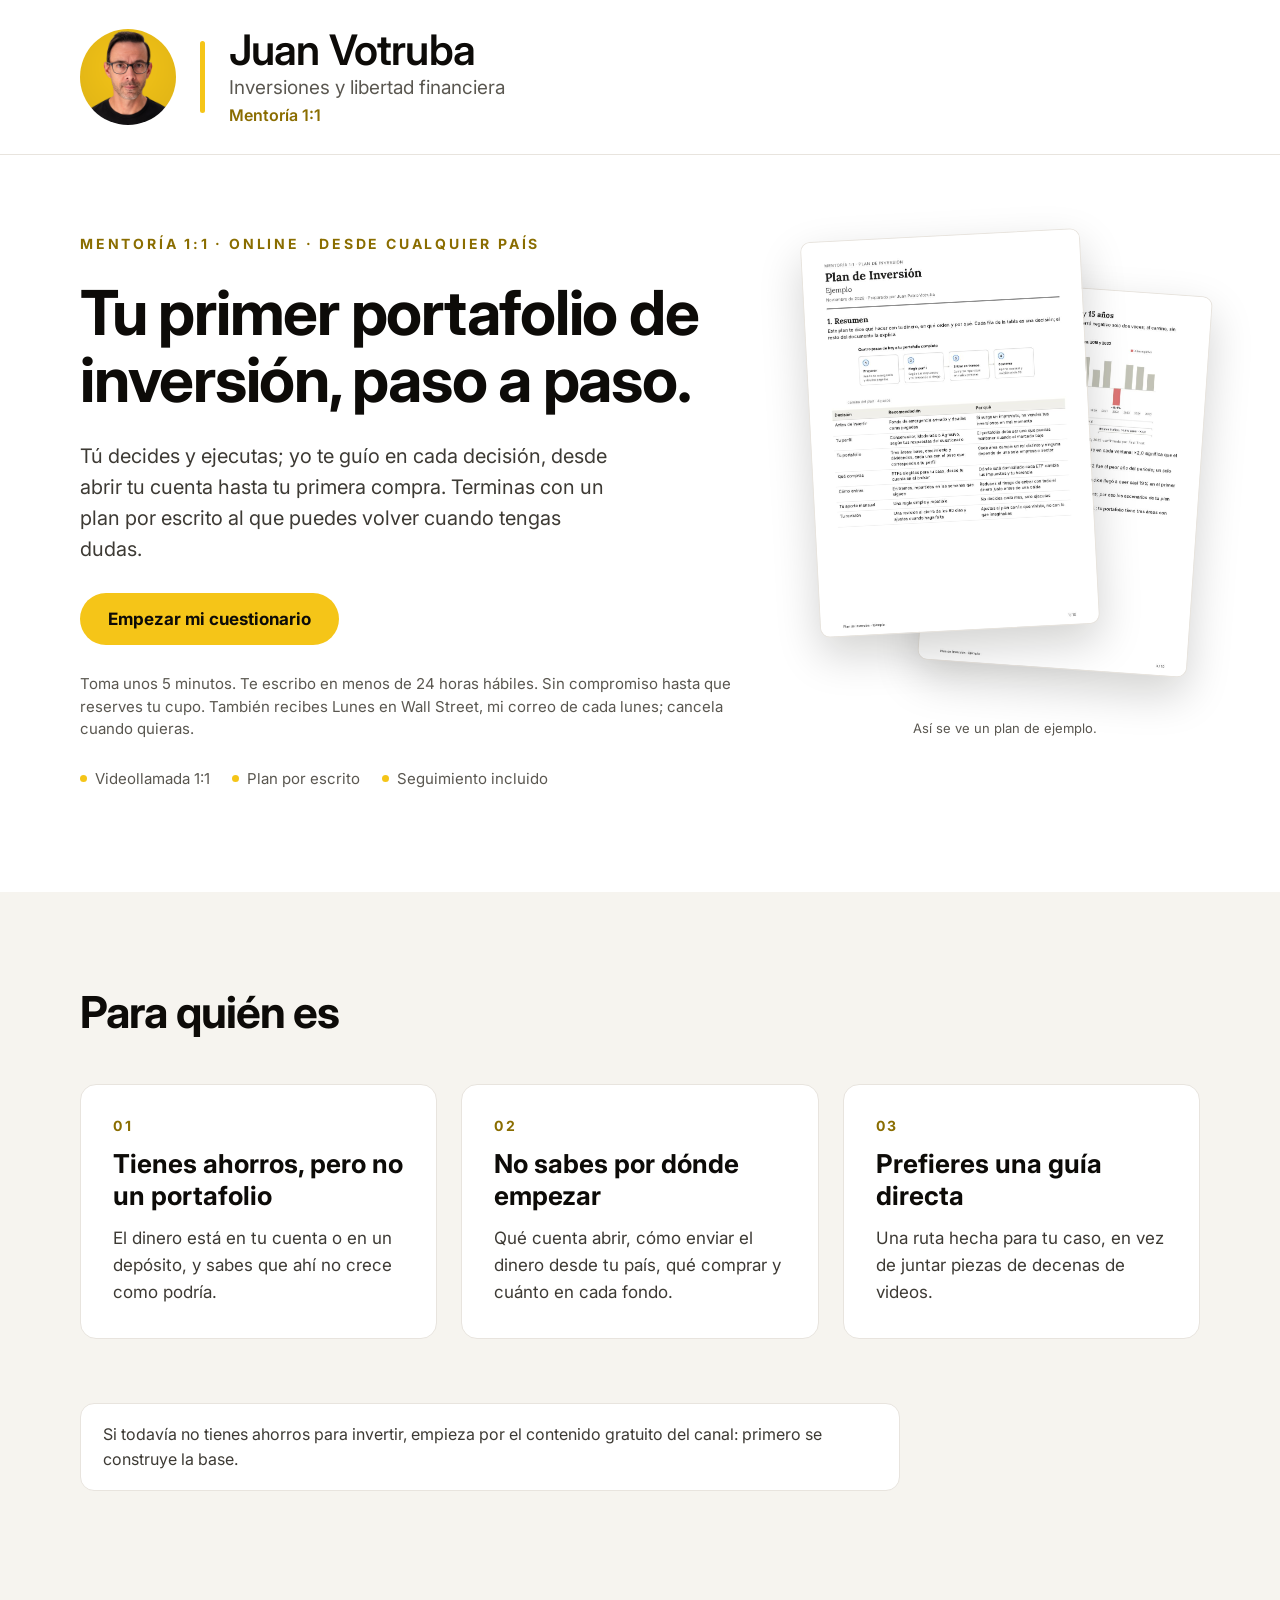
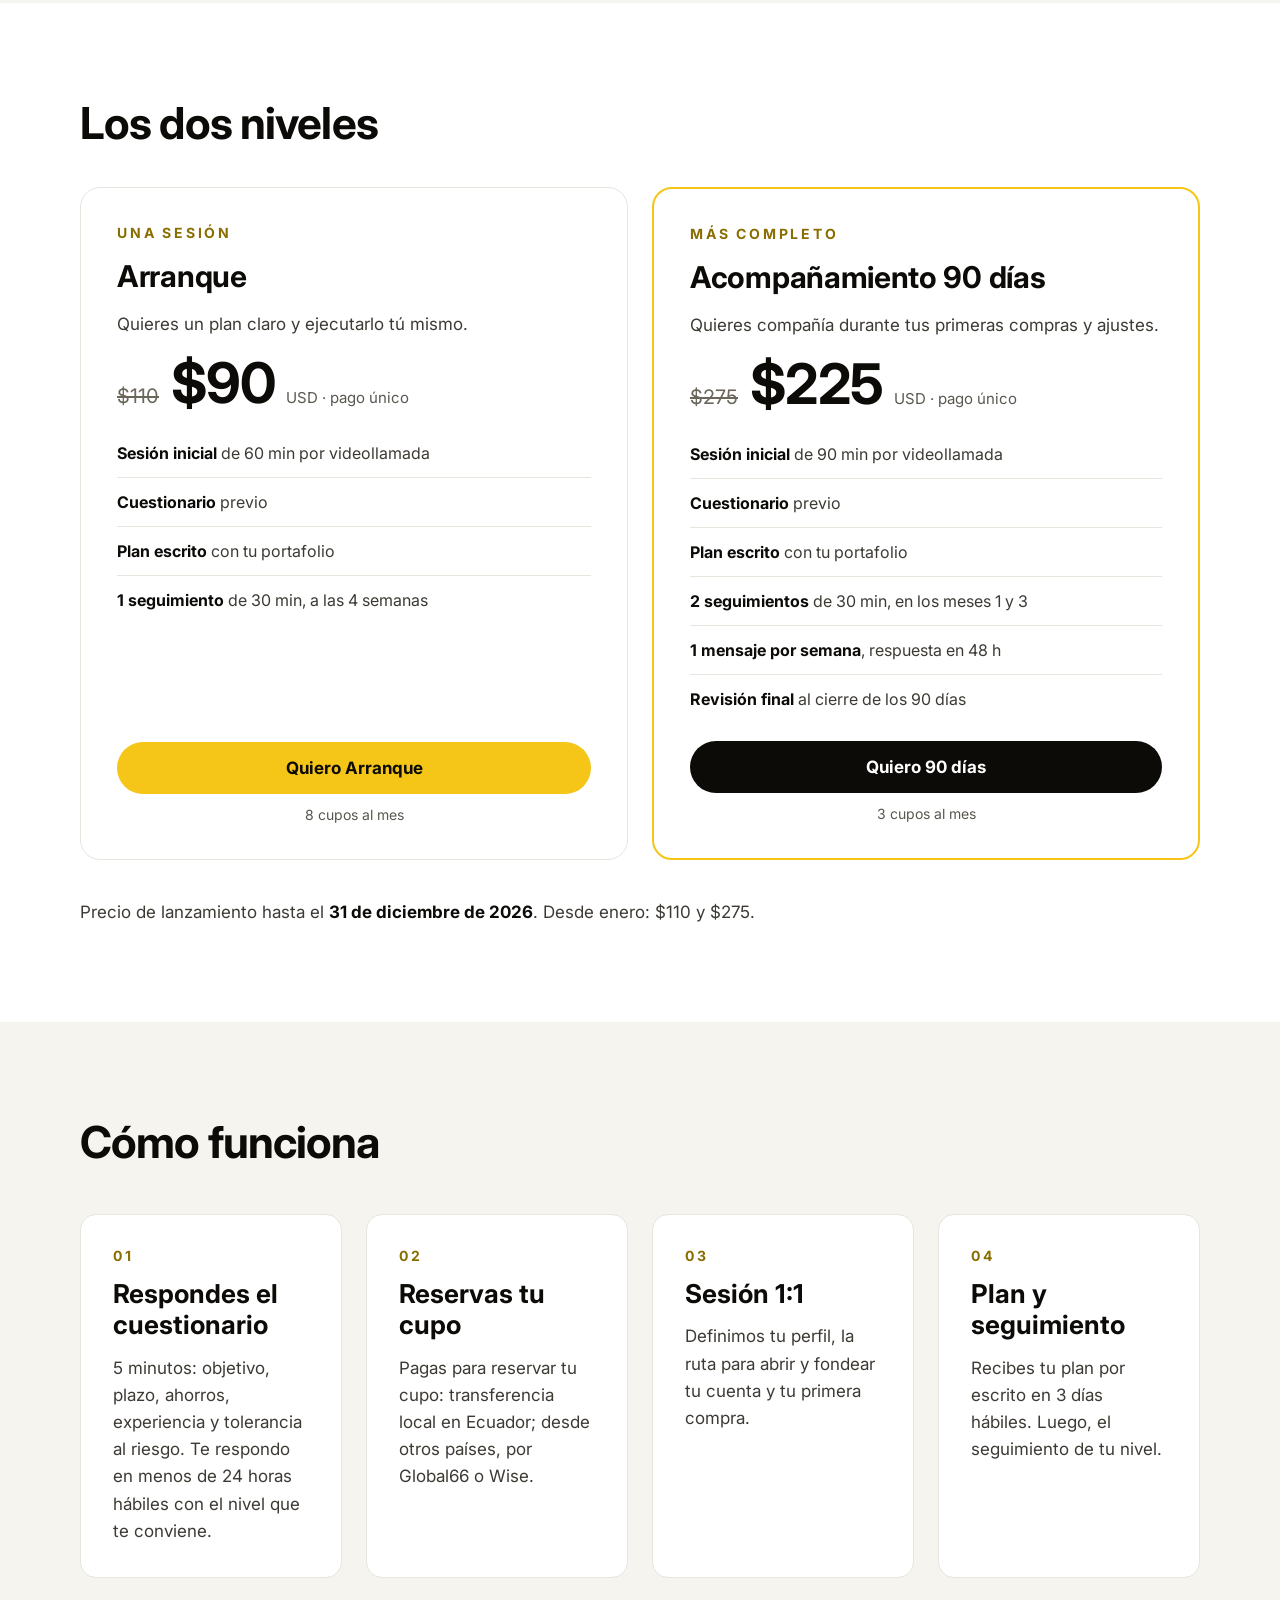
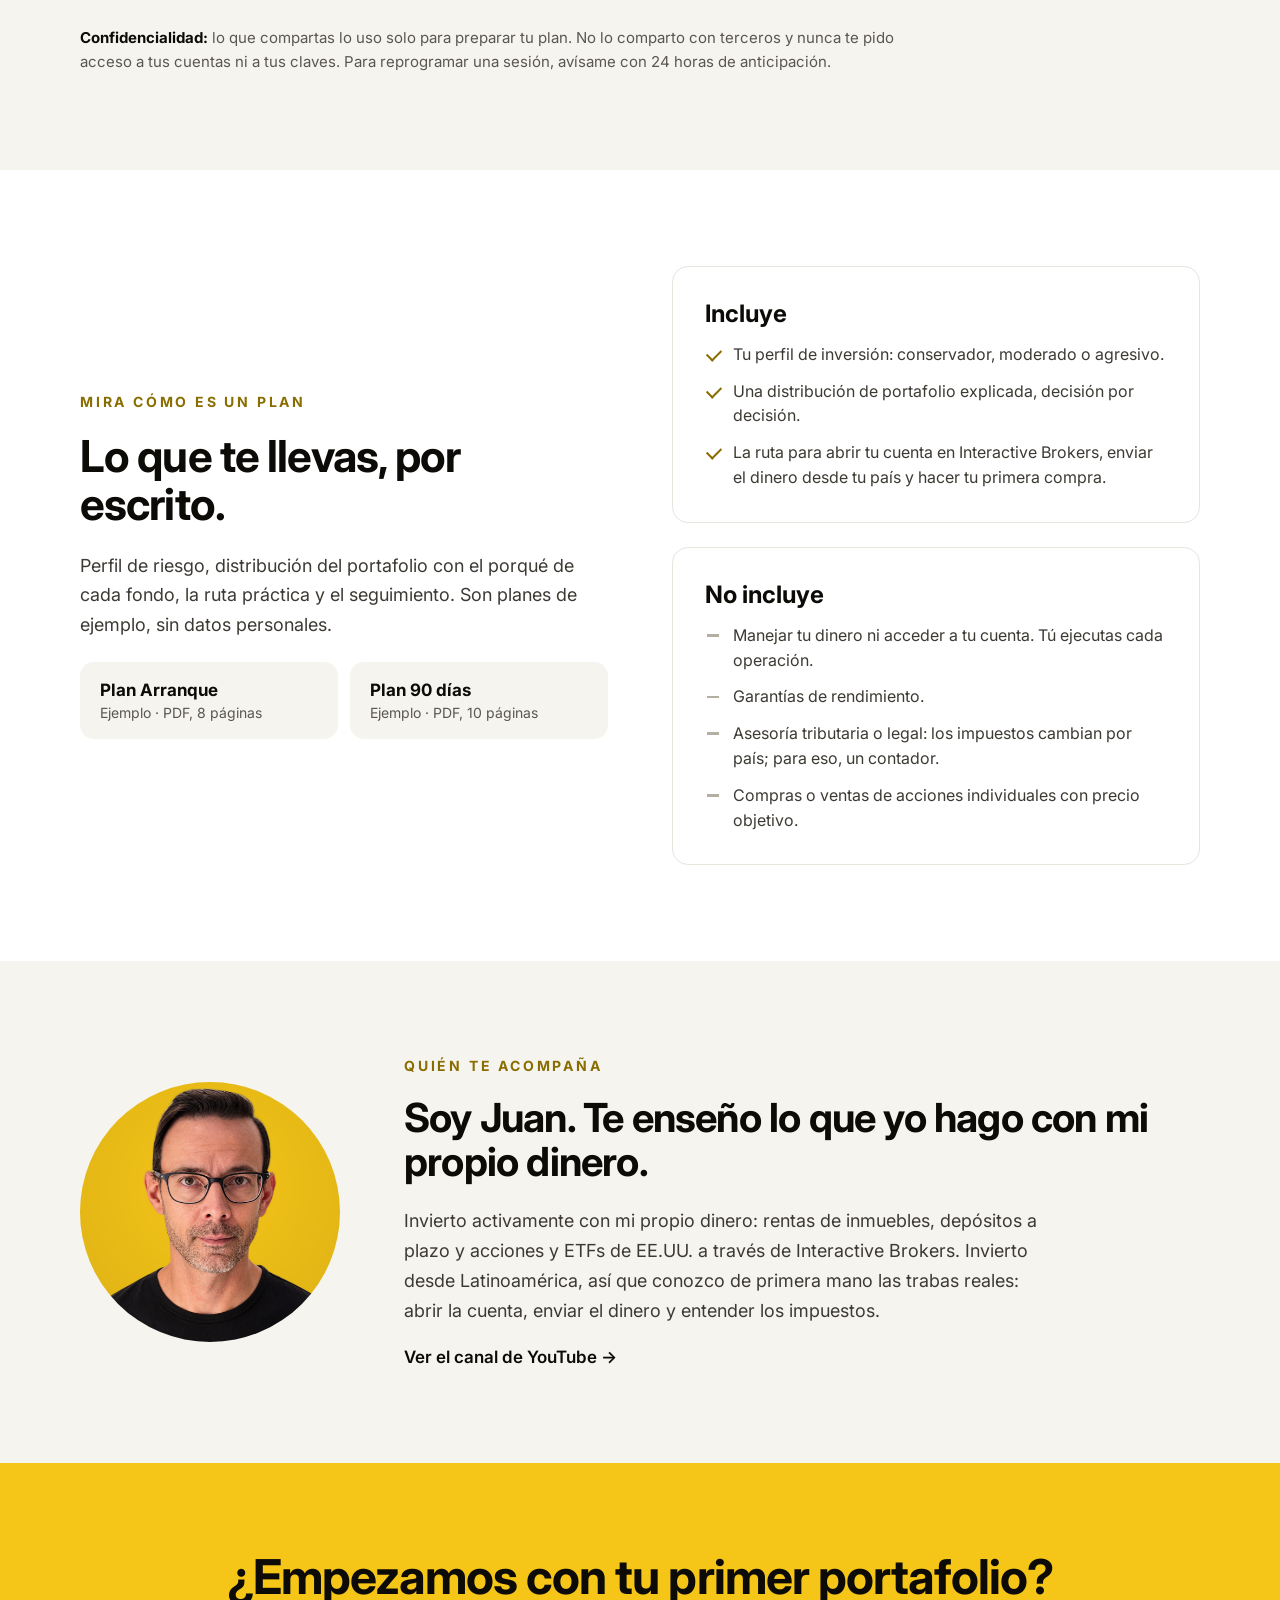
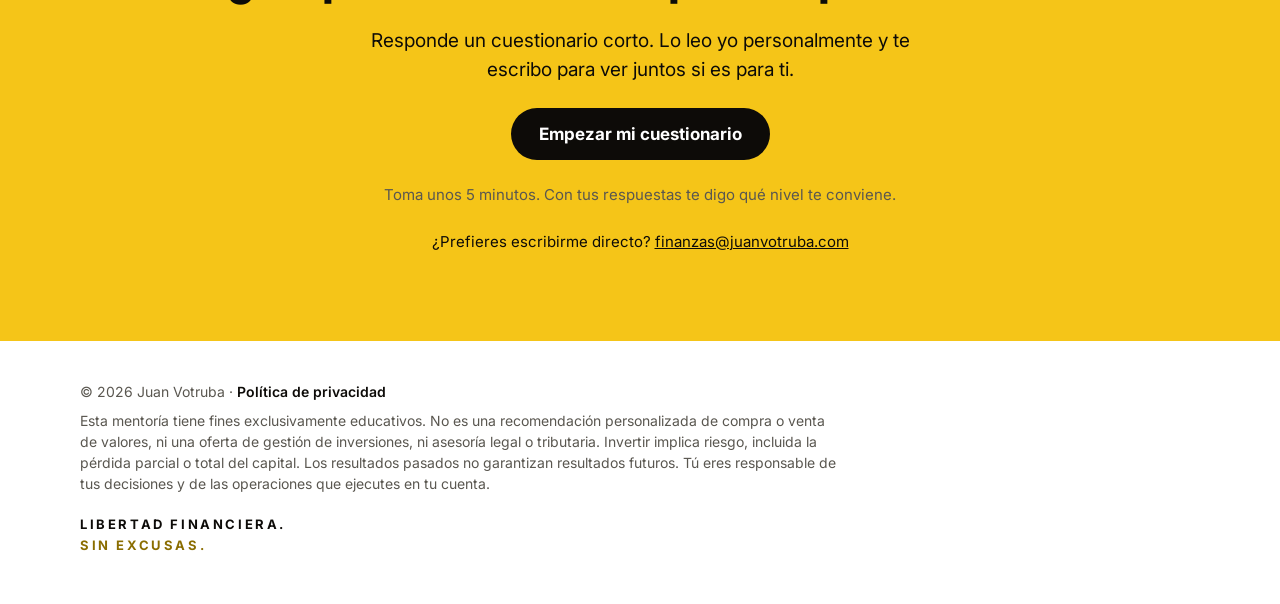
<file: index.html>
<!doctype html>
<html lang="es">
<head>
<meta charset="utf-8">
<meta name="viewport" content="width=device-width, initial-scale=1">
<title>Mentoría 1:1: tu primer portafolio de inversión · Juan Votruba</title>
<meta name="description" content="Mentoría individual y online para armar tu primer portafolio de inversión, paso a paso. Tú decides y ejecutas; yo te guío en cada decisión.">
<meta property="og:type" content="website">
<meta property="og:title" content="Mentoría 1:1: tu primer portafolio de inversión">
<meta property="og:description" content="Arma tu primer portafolio paso a paso, con guía personalizada y un plan por escrito. Online, desde cualquier país.">
<meta property="og:url" content="https://mentoria.juanvotruba.com/">
<meta property="og:image" content="https://mentoria.juanvotruba.com/avatar.png">
<link rel="icon" href="avatar.png">
<link rel="preconnect" href="https://fonts.googleapis.com">
<link rel="preconnect" href="https://fonts.gstatic.com" crossorigin>
<link href="https://fonts.googleapis.com/css2?family=Inter:wght@400;600;700&display=swap" rel="stylesheet">
<link rel="stylesheet" href="styles.css">
<style>.cta .btn-q{background:var(--ink);color:#fff;align-self:center}.cta .btn-q:hover{color:#fff}@media (max-width:860px){.cta .btn-q{align-self:flex-start}}</style>
</head>
<body>

<header class="top">
<div class="wrap">
<div class="avatar"><img src="avatar.png" alt="Juan Votruba" width="96" height="96"></div>
<div class="bar"></div>
<div class="brand">
<b>Juan Votruba</b>
<span>Inversiones y libertad financiera</span>
<i>Mentoría 1:1</i>
</div>
</div>
</header>

<main>
<section class="hero">
<div class="wrap">
<div class="hero-l">
<div class="eyebrow">Mentoría 1:1 · Online · Desde cualquier país</div>
<h1>Tu primer portafolio de inversión, paso a paso.</h1>
<p class="lead">Tú decides y ejecutas; yo te guío en cada decisión, desde abrir tu cuenta hasta tu primera compra. Terminas con un plan por escrito al que puedes volver cuando tengas dudas.</p>

<a class="btn btn-q" href="cuestionario/">Empezar mi cuestionario</a>
<div class="micro">Toma unos 5 minutos. Te escribo en menos de 24 horas hábiles. Sin compromiso hasta que reserves tu cupo. También recibes Lunes en Wall Street, mi correo de cada lunes; cancela cuando quieras.</div>
<div class="facts"><span>Videollamada 1:1</span><span>Plan por escrito</span><span>Seguimiento incluido</span></div>
</div>

<div class="hero-r">
<div class="pdf" aria-hidden="true">
<img class="sheet back" src="plan-pagina.jpg" alt="" width="620" height="877">
<img class="sheet front" src="plan-portada.jpg" alt="" width="620" height="877">
</div>
<div class="cap">Así se ve un plan de ejemplo.</div>
</div>
</div>
</section>

<section class="band-c">
<div class="wrap">
<h2>Para quién es</h2>
<div class="cards">
<div class="cardx"><small>01</small><h3>Tienes ahorros, pero no un portafolio</h3><p>El dinero está en tu cuenta o en un depósito, y sabes que ahí no crece como podría.</p></div>
<div class="cardx"><small>02</small><h3>No sabes por dónde empezar</h3><p>Qué cuenta abrir, cómo enviar el dinero desde tu país, qué comprar y cuánto en cada fondo.</p></div>
<div class="cardx"><small>03</small><h3>Prefieres una guía directa</h3><p>Una ruta hecha para tu caso, en vez de juntar piezas de decenas de videos.</p></div>
</div>
<p class="note">Si todavía no tienes ahorros para invertir, empieza por el contenido gratuito del canal: primero se construye la base.</p>
</div>
</section>

<section id="niveles" class="tiers">
<div class="wrap">
<h2>Los dos niveles</h2>
<div class="plans">
<div class="plan">
<small>Una sesión</small>
<h3>Arranque</h3>
<p class="for">Quieres un plan claro y ejecutarlo tú mismo.</p>
<div class="price"><s>$110</s><b>$90</b><span>USD · pago único</span></div>
<ul>
<li><b>Sesión inicial</b> de 60 min por videollamada</li>
<li><b>Cuestionario</b> previo</li>
<li><b>Plan escrito</b> con tu portafolio</li>
<li><b>1 seguimiento</b> de 30 min, a las 4 semanas</li>
</ul>
<a class="btn" href="cuestionario/?nivel=arranque">Quiero Arranque</a>
<p class="slots">8 cupos al mes</p>
</div>
<div class="plan main">
<small>Más completo</small>
<h3>Acompañamiento 90 días</h3>
<p class="for">Quieres compañía durante tus primeras compras y ajustes.</p>
<div class="price"><s>$275</s><b>$225</b><span>USD · pago único</span></div>
<ul>
<li><b>Sesión inicial</b> de 90 min por videollamada</li>
<li><b>Cuestionario</b> previo</li>
<li><b>Plan escrito</b> con tu portafolio</li>
<li><b>2 seguimientos</b> de 30 min, en los meses 1 y 3</li>
<li><b>1 mensaje por semana</b>, respuesta en 48 h</li>
<li><b>Revisión final</b> al cierre de los 90 días</li>
</ul>
<a class="btn" href="cuestionario/?nivel=90">Quiero 90 días</a>
<p class="slots">3 cupos al mes</p>
</div>
</div>
<p class="deadline">Precio de lanzamiento hasta el <b>31 de diciembre de 2026</b>. Desde enero: $110 y $275.</p>
</div>
</section>

<section class="band-c">
<div class="wrap">
<h2>Cómo funciona</h2>
<div class="flow">
<div class="cardx"><small>01</small><h3>Respondes el cuestionario</h3><p>5 minutos: objetivo, plazo, ahorros, experiencia y tolerancia al riesgo. Te respondo en menos de 24 horas hábiles con el nivel que te conviene.</p></div>
<div class="cardx"><small>02</small><h3>Reservas tu cupo</h3><p>Pagas para reservar tu cupo: transferencia local en Ecuador; desde otros países, por Global66 o Wise.</p></div>
<div class="cardx"><small>03</small><h3>Sesión 1:1</h3><p>Definimos tu perfil, la ruta para abrir y fondear tu cuenta y tu primera compra.</p></div>
<div class="cardx"><small>04</small><h3>Plan y seguimiento</h3><p>Recibes tu plan por escrito en 3 días hábiles. Luego, el seguimiento de tu nivel.</p></div>
</div>
<p class="small"><b>Confidencialidad:</b> lo que compartas lo uso solo para preparar tu plan. No lo comparto con terceros y nunca te pido acceso a tus cuentas ni a tus claves. Para reprogramar una sesión, avísame con 24 horas de anticipación.</p>
</div>
</section>

<section class="proof">
<div class="wrap">
<div class="proof-t">
<div class="eyebrow">Mira cómo es un plan</div>
<h2>Lo que te llevas, por escrito.</h2>
<p>Perfil de riesgo, distribución del portafolio con el porqué de cada fondo, la ruta práctica y el seguimiento. Son planes de ejemplo, sin datos personales.</p>
<div class="dl">
<a href="plan-ejemplo-arranque.pdf" download><b>Plan Arranque</b><span>Ejemplo · PDF, 8 páginas</span></a>
<a href="plan-ejemplo-90-dias.pdf" download><b>Plan 90 días</b><span>Ejemplo · PDF, 10 páginas</span></a>
</div>
</div>
<div class="cols" style="flex:1 1 440px">
<div class="col">
<h3>Incluye</h3>
<ul>
<li>Tu perfil de inversión: conservador, moderado o agresivo.</li>
<li>Una distribución de portafolio explicada, decisión por decisión.</li>
<li>La ruta para abrir tu cuenta en Interactive Brokers, enviar el dinero desde tu país y hacer tu primera compra.</li>
</ul>
</div>
<div class="col no">
<h3>No incluye</h3>
<ul>
<li>Manejar tu dinero ni acceder a tu cuenta. Tú ejecutas cada operación.</li>
<li>Garantías de rendimiento.</li>
<li>Asesoría tributaria o legal: los impuestos cambian por país; para eso, un contador.</li>
<li>Compras o ventas de acciones individuales con precio objetivo.</li>
</ul>
</div>
</div>
</div>
</section>

<section class="about cream">
<div class="wrap">
<div class="avatar"><img src="avatar.png" alt="Juan Votruba" width="260" height="260" loading="lazy"></div>
<div class="about-t">
<div class="eyebrow">Quién te acompaña</div>
<h2>Soy Juan. Te enseño lo que yo hago con mi propio dinero.</h2>
<p>Invierto activamente con mi propio dinero: rentas de inmuebles, depósitos a plazo y acciones y ETFs de EE.UU. a través de Interactive Brokers. Invierto desde Latinoamérica, así que conozco de primera mano las trabas reales: abrir la cuenta, enviar el dinero y entender los impuestos.</p>
<a class="lnk" href="https://www.youtube.com/@juanvotruba">Ver el canal de YouTube →</a>
</div>
</div>
</section>

<section class="cta" id="empezar">
<div class="wrap">
<h2>¿Empezamos con tu primer portafolio?</h2>
<p>Responde un cuestionario corto. Lo leo yo personalmente y te escribo para ver juntos si es para ti.</p>
<a class="btn btn-q" href="cuestionario/">Empezar mi cuestionario</a>
<div class="micro">Toma unos 5 minutos. Con tus respuestas te digo qué nivel te conviene.</div>
<p style="font-size:15px">¿Prefieres escribirme directo? <a href="mailto:finanzas@juanvotruba.com?subject=Mentor%C3%ADa%201%3A1">finanzas@juanvotruba.com</a></p>
</div>
</section>
</main>

<footer class="foot">
<div class="wrap">
<div class="l">
<div>© 2026 Juan Votruba · <a href="privacidad.html">Política de privacidad</a></div>
<div>Esta mentoría tiene fines exclusivamente educativos. No es una recomendación personalizada de compra o venta de valores, ni una oferta de gestión de inversiones, ni asesoría legal o tributaria. Invertir implica riesgo, incluida la pérdida parcial o total del capital. Los resultados pasados no garantizan resultados futuros. Tú eres responsable de tus decisiones y de las operaciones que ejecutes en tu cuenta.</div>
</div>
<div class="tag">LIBERTAD FINANCIERA.<br><span>SIN EXCUSAS.</span></div>
</div>
</footer>

</body>
</html>
</file>
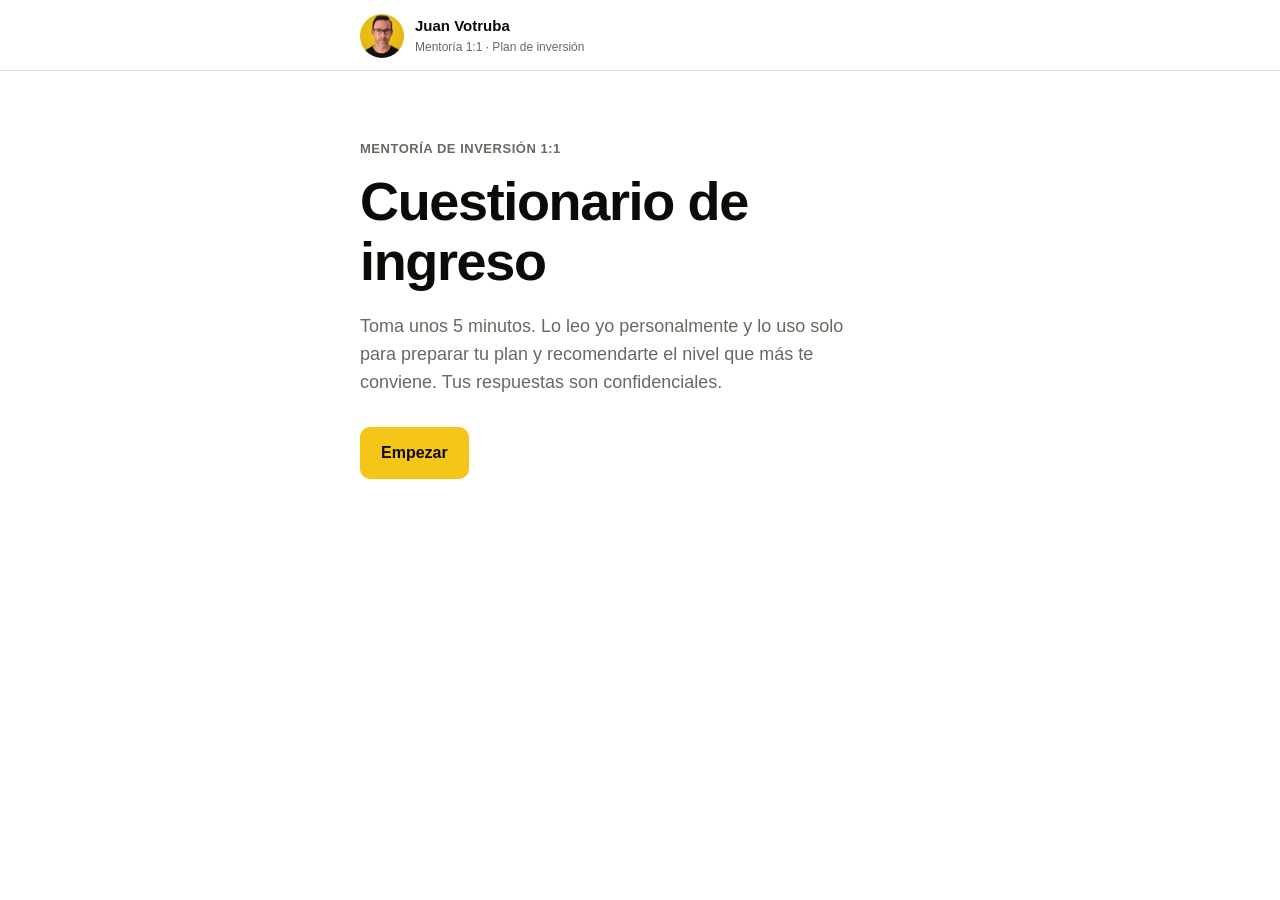
<file: cuestionario/index.html>
<!doctype html>
<html lang="es">
<head>
  <meta charset="utf-8">
  <meta name="viewport" content="width=device-width, initial-scale=1">
  <meta name="description" content="Cuestionario de ingreso a la mentoría de inversión 1:1 de Juan Votruba">
  <title>Cuestionario de ingreso · Juan Votruba</title>
  <link rel="stylesheet" href="styles.css">
</head>
<body>
  <header class="site-header">
    <div class="brand">
      <img src="../avatar.png" alt="Juan Votruba" class="avatar">
      <div>
        <strong>Juan Votruba</strong>
        <span>Mentoría 1:1 · Plan de inversión</span>
      </div>
    </div>

    <div id="progress-area" class="progress-area" hidden>
      <div class="progress-meta">
        <span id="progress-label">Pregunta 1 de 1</span>
      </div>
      <div class="progress-track" aria-hidden="true">
        <div id="progress-bar" class="progress-bar"></div>
      </div>
    </div>
  </header>

  <main class="page-shell">
    <section id="start-screen" class="screen intro-screen">
      <p class="eyebrow">Mentoría de inversión 1:1</p>
      <h1>Cuestionario de ingreso</h1>
      <p class="lead">
        Toma unos 5 minutos. Lo leo yo personalmente y lo uso solo para preparar tu plan
        y recomendarte el nivel que más te conviene. Tus respuestas son confidenciales.
      </p>
      <button id="start-button" class="button button-primary" type="button">Empezar</button>
    </section>

    <section id="question-screen" class="screen" hidden>
      <form id="question-form" novalidate>
        <div id="question-content"></div>

        <div id="form-error" class="form-error" role="alert" hidden></div>

        <div class="navigation">
          <button id="back-button" class="button button-secondary" type="button" hidden>
            Atrás
          </button>
          <button id="next-button" class="button button-primary" type="submit">
            Siguiente
          </button>
        </div>
      </form>
    </section>

    <section id="final-screen" class="screen" hidden>
      <div id="final-content"></div>
      <a class="button button-secondary back-to-mentoria" href="https://mentoria.juanvotruba.com/">
        Volver a la página de mentoría
      </a>
    </section>

    <section id="resume-screen" class="resume-card" hidden aria-labelledby="resume-title">
      <h2 id="resume-title">¿Quieres continuar donde lo dejaste?</h2>
      <p>Encontré respuestas guardadas en este dispositivo.</p>
      <div class="resume-actions">
        <button id="resume-button" class="button button-primary" type="button">
          Continuar
        </button>
        <button id="restart-button" class="button button-secondary" type="button">
          Empezar de nuevo
        </button>
      </div>
    </section>
  </main>

  <div class="honeypot" aria-hidden="true">
    <label for="website">No rellenar este campo</label>
    <input id="website" name="website" type="text" tabindex="-1" autocomplete="off">
  </div>

  <script src="app.js"></script>
</body>
</html>
</file>
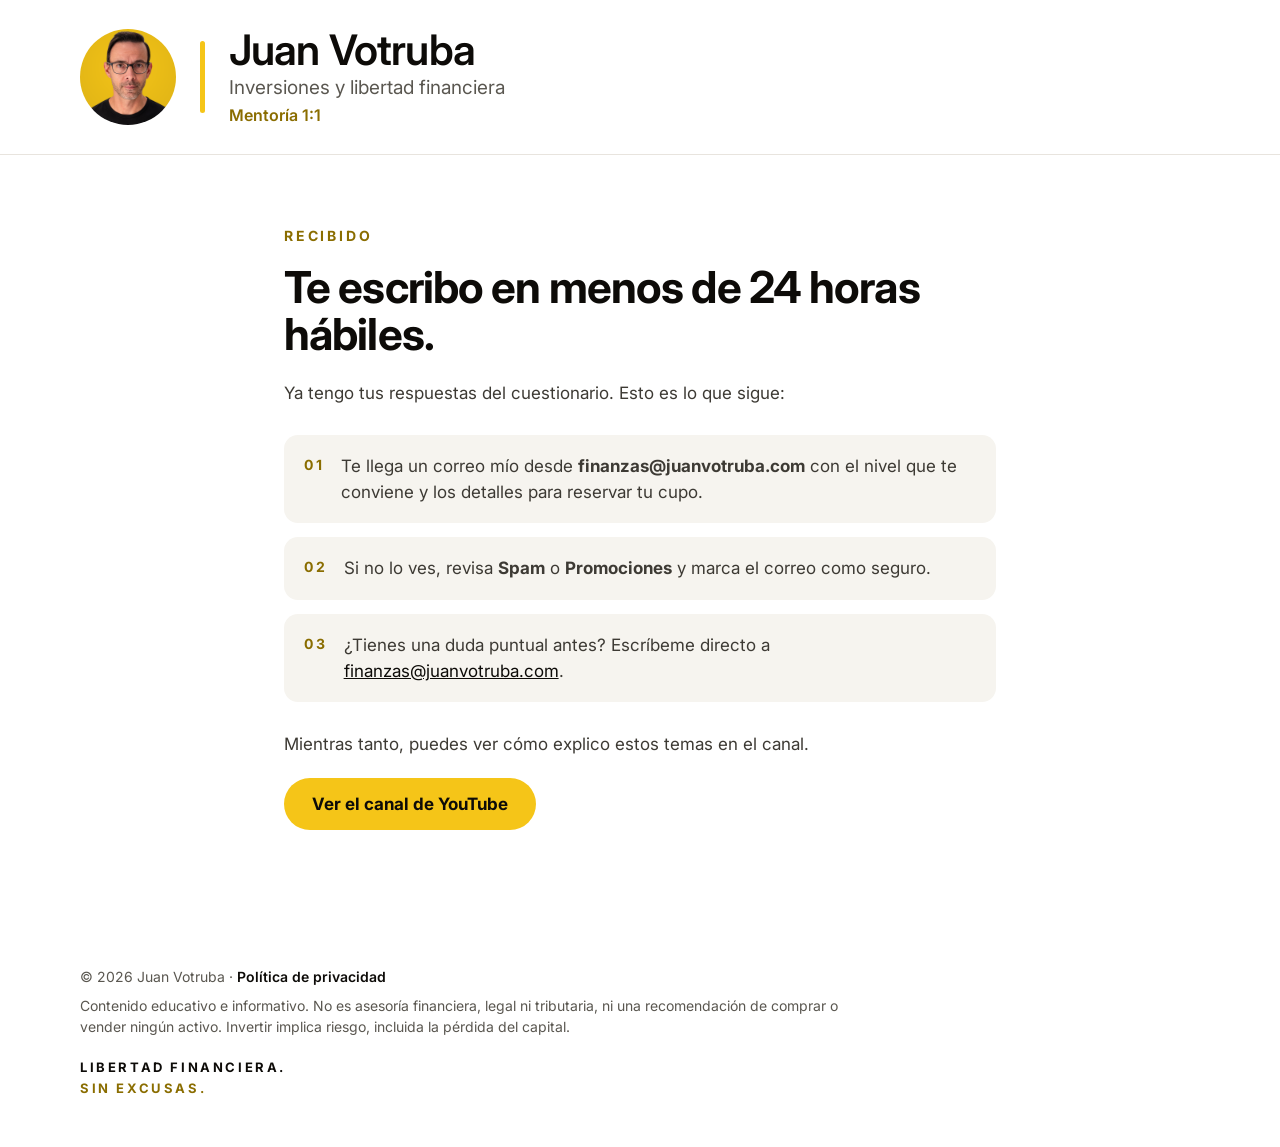
<file: gracias.html>
<!doctype html>
<html lang="es">
<head>
<meta charset="utf-8">
<meta name="viewport" content="width=device-width, initial-scale=1">
<meta name="robots" content="noindex">
<title>Recibido · Mentoría 1:1 · Juan Votruba</title>
<link rel="icon" href="avatar.png">
<link rel="preconnect" href="https://fonts.googleapis.com">
<link rel="preconnect" href="https://fonts.gstatic.com" crossorigin>
<link href="https://fonts.googleapis.com/css2?family=Inter:wght@400;600;700&display=swap" rel="stylesheet">
<link rel="stylesheet" href="styles.css">
</head>
<body>
<header class="top">
<div class="wrap">
<div class="avatar"><img src="avatar.png" alt="Juan Votruba" width="96" height="96"></div>
<div class="bar"></div>
<div class="brand"><b>Juan Votruba</b><span>Inversiones y libertad financiera</span><i>Mentoría 1:1</i></div>
</div>
</header>
<main class="page">
<div class="eyebrow">Recibido</div>
<h1>Te escribo en menos de 24 horas hábiles.</h1>
<p>Ya tengo tus respuestas del cuestionario. Esto es lo que sigue:</p>
<div class="steps">
<div class="step"><small>01</small><p>Te llega un correo mío desde <strong>finanzas@juanvotruba.com</strong> con el nivel que te conviene y los detalles para reservar tu cupo.</p></div>
<div class="step"><small>02</small><p>Si no lo ves, revisa <strong>Spam</strong> o <strong>Promociones</strong> y marca el correo como seguro.</p></div>
<div class="step"><small>03</small><p>¿Tienes una duda puntual antes? Escríbeme directo a <a href="mailto:finanzas@juanvotruba.com?subject=Mentor%C3%ADa%201%3A1">finanzas@juanvotruba.com</a>.</p></div>
</div>
<p>Mientras tanto, puedes ver cómo explico estos temas en el canal.</p>
<a class="btn" href="https://www.youtube.com/@juanvotruba">Ver el canal de YouTube</a>
</main>
<footer class="foot">
<div class="wrap">
<div class="l">
<div>© 2026 Juan Votruba · <a href="privacidad.html">Política de privacidad</a></div>
<div>Contenido educativo e informativo. No es asesoría financiera, legal ni tributaria, ni una recomendación de comprar o vender ningún activo. Invertir implica riesgo, incluida la pérdida del capital.</div>
</div>
<div class="tag">LIBERTAD FINANCIERA.<br><span>SIN EXCUSAS.</span></div>
</div>
</footer>
</body>
</html>
</file>
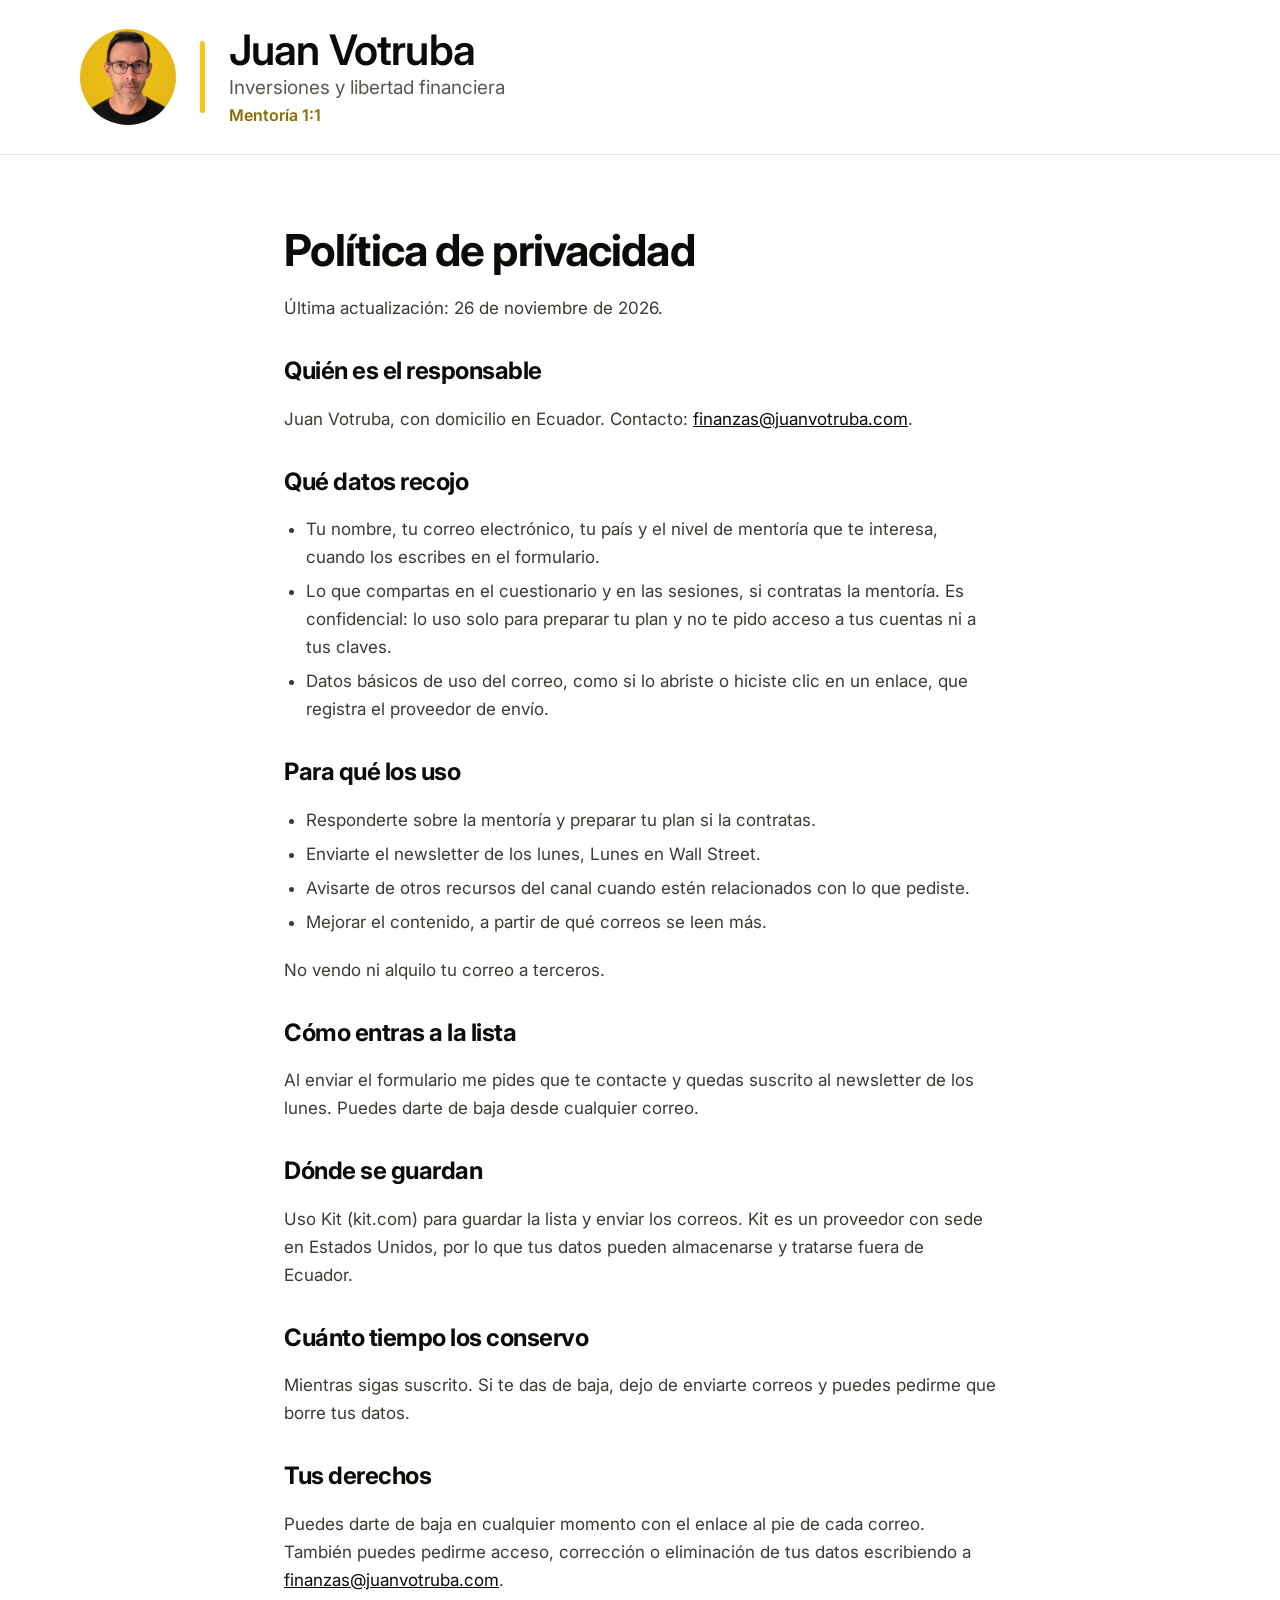
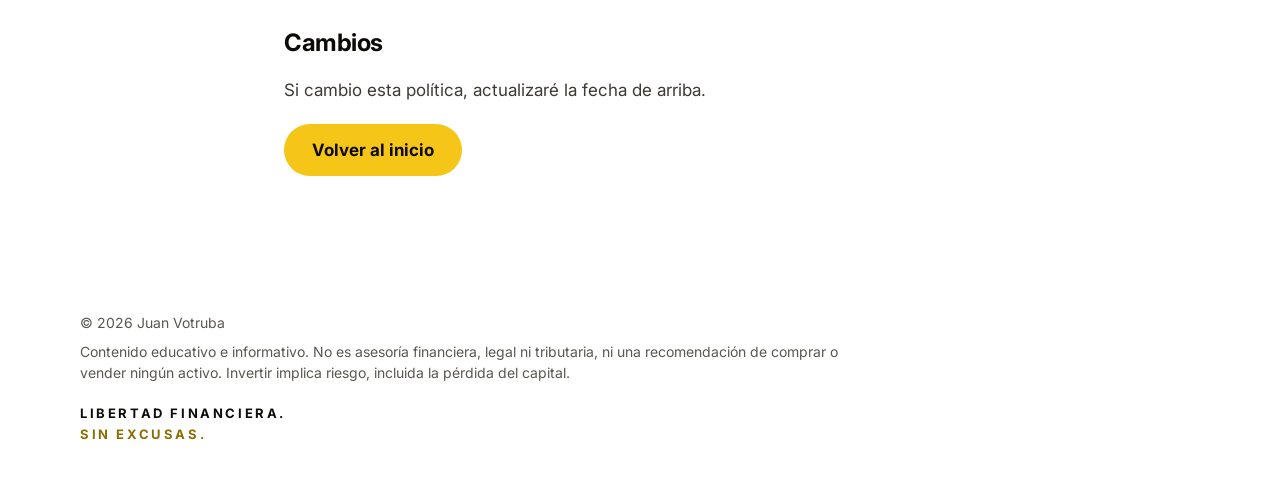
<file: privacidad.html>
<!doctype html>
<html lang="es">
<head>
<meta charset="utf-8">
<meta name="viewport" content="width=device-width, initial-scale=1">
<title>Política de privacidad · Juan Votruba</title>
<link rel="icon" href="avatar.png">
<link rel="preconnect" href="https://fonts.googleapis.com">
<link rel="preconnect" href="https://fonts.gstatic.com" crossorigin>
<link href="https://fonts.googleapis.com/css2?family=Inter:wght@400;600;700&display=swap" rel="stylesheet">
<link rel="stylesheet" href="styles.css">
</head>
<body>
<header class="top">
<div class="wrap">
<div class="avatar"><img src="avatar.png" alt="Juan Votruba" width="96" height="96"></div>
<div class="bar"></div>
<div class="brand"><b>Juan Votruba</b><span>Inversiones y libertad financiera</span><i>Mentoría 1:1</i></div>
</div>
</header>
<main class="page">
<h1>Política de privacidad</h1>
<p>Última actualización: 26 de noviembre de 2026.</p>

<h2>Quién es el responsable</h2>
<p>Juan Votruba, con domicilio en Ecuador. Contacto: <a href="mailto:finanzas@juanvotruba.com">finanzas@juanvotruba.com</a>.</p>

<h2>Qué datos recojo</h2>
<ul>
<li>Tu nombre, tu correo electrónico, tu país y el nivel de mentoría que te interesa, cuando los escribes en el formulario.</li>
<li>Lo que compartas en el cuestionario y en las sesiones, si contratas la mentoría. Es confidencial: lo uso solo para preparar tu plan y no te pido acceso a tus cuentas ni a tus claves.</li>
<li>Datos básicos de uso del correo, como si lo abriste o hiciste clic en un enlace, que registra el proveedor de envío.</li>
</ul>

<h2>Para qué los uso</h2>
<ul>
<li>Responderte sobre la mentoría y preparar tu plan si la contratas.</li>
<li>Enviarte el newsletter de los lunes, Lunes en Wall Street.</li>
<li>Avisarte de otros recursos del canal cuando estén relacionados con lo que pediste.</li>
<li>Mejorar el contenido, a partir de qué correos se leen más.</li>
</ul>
<p>No vendo ni alquilo tu correo a terceros.</p>

<h2>Cómo entras a la lista</h2>
<p>Al enviar el formulario me pides que te contacte y quedas suscrito al newsletter de los lunes. Puedes darte de baja desde cualquier correo.</p>

<h2>Dónde se guardan</h2>
<p>Uso Kit (kit.com) para guardar la lista y enviar los correos. Kit es un proveedor con sede en Estados Unidos, por lo que tus datos pueden almacenarse y tratarse fuera de Ecuador.</p>

<h2>Cuánto tiempo los conservo</h2>
<p>Mientras sigas suscrito. Si te das de baja, dejo de enviarte correos y puedes pedirme que borre tus datos.</p>

<h2>Tus derechos</h2>
<p>Puedes darte de baja en cualquier momento con el enlace al pie de cada correo. También puedes pedirme acceso, corrección o eliminación de tus datos escribiendo a <a href="mailto:finanzas@juanvotruba.com">finanzas@juanvotruba.com</a>.</p>

<h2>Cambios</h2>
<p>Si cambio esta política, actualizaré la fecha de arriba.</p>

<a class="btn" href="index.html">Volver al inicio</a>
</main>
<footer class="foot">
<div class="wrap">
<div class="l">
<div>© 2026 Juan Votruba</div>
<div>Contenido educativo e informativo. No es asesoría financiera, legal ni tributaria, ni una recomendación de comprar o vender ningún activo. Invertir implica riesgo, incluida la pérdida del capital.</div>
</div>
<div class="tag">LIBERTAD FINANCIERA.<br><span>SIN EXCUSAS.</span></div>
</div>
</footer>
</body>
</html>
</file>
<file: styles.css>
:root{
  --ink:#0D0B08; --body:#3d3a34; --muted:#5a5750; --muted2:#6b665c;
  --cream:#F6F4EF; --card:#F4F3EF; --line:#E8E4DE; --ocre:#8a6d00; --yellow:#F5C518;
  --sf:-apple-system,BlinkMacSystemFont,"SF Pro Display","SF Pro Text",Inter,"Helvetica Neue",Arial,sans-serif;
}
*{box-sizing:border-box}
html{-webkit-text-size-adjust:100%}
body{margin:0;background:#fff;color:var(--ink);font-family:var(--sf);-webkit-font-smoothing:antialiased}
a{color:var(--ink)}a:hover{color:var(--ocre)}
img{display:block}
.sr{position:absolute;width:1px;height:1px;overflow:hidden;white-space:nowrap;clip:rect(0 0 0 0)}
.wrap{max-width:1200px;margin:0 auto;padding-left:40px;padding-right:40px}

.top{border-bottom:1px solid var(--line)}
.top .wrap{display:flex;align-items:center;gap:24px;padding-top:28px;padding-bottom:28px}
.avatar{border-radius:50%;overflow:hidden;background:var(--yellow);flex:0 0 auto}
.avatar img{width:100%;height:100%;object-fit:cover}
.top .avatar{width:96px;height:96px}
.bar{width:5px;height:72px;flex:0 0 5px;border-radius:3px;background:var(--yellow)}
.brand{display:flex;flex-direction:column;gap:4px;min-width:0}
.brand b{font-size:42px;line-height:1.05;font-weight:600;letter-spacing:-.02em}
.brand span{font-size:19px;line-height:1.3;color:var(--muted)}
.brand i{font-style:normal;font-size:16px;line-height:1.3;font-weight:600;color:#8a6d00}

.hero .wrap{display:flex;flex-wrap:wrap;gap:72px;align-items:flex-start;padding-top:80px;padding-bottom:104px}
.hero-l{flex:1 1 520px;min-width:0;display:flex;flex-direction:column;gap:28px}
.eyebrow{font-size:14px;font-weight:700;letter-spacing:.2em;text-transform:uppercase;color:var(--ocre)}
h1{margin:0;font-size:62px;line-height:1.08;font-weight:700;letter-spacing:-.02em}
h1 mark{background:none;color:inherit;box-shadow:inset 0 -.34em 0 var(--yellow);-webkit-box-decoration-break:clone;box-decoration-break:clone;padding:0 .06em}
.lead{margin:0;font-size:20px;line-height:1.55;color:var(--body);max-width:540px}

.signup{display:flex;flex-wrap:wrap;gap:12px;max-width:580px}
.signup input{flex:1 1 260px;min-width:0;height:58px;padding:0 24px;font:inherit;font-size:17px;border:1.5px solid #CFCABF;border-radius:999px;background:#fff;color:var(--ink)}
.signup input::placeholder{color:var(--muted2)}
.signup input:focus-visible,.signup button:focus-visible{outline:3px solid var(--ink);outline-offset:2px}
.signup button{height:58px;padding:0 32px;font:inherit;font-size:17px;font-weight:700;border:0;border-radius:999px;background:var(--yellow);color:var(--ink);cursor:pointer}
.signup button:hover{filter:brightness(.96)}
.signup button[disabled]{opacity:.6;cursor:default}
.micro{font-size:15px;line-height:1.5;color:var(--muted)}
.msg{font-size:15px;line-height:1.4;min-height:0;margin:-14px 0 0}
.msg.err{color:#9b1c1c}

.bonus{max-width:580px;background:var(--cream);border-radius:16px;padding:18px 20px;display:flex;gap:18px;align-items:center}
.cover{width:66px;height:88px;flex:0 0 66px;background:var(--ink);border-radius:6px;padding:10px 8px;display:flex;flex-direction:column;justify-content:space-between}
.cover u{display:block;width:22px;height:3px;background:var(--yellow)}
.cover s{text-decoration:none;font-size:10px;line-height:1.2;font-weight:700;color:#fff}
.bonus div{display:flex;flex-direction:column;gap:5px;min-width:0}
.bonus em{font-style:normal;font-size:12px;font-weight:700;letter-spacing:.14em;text-transform:uppercase;color:var(--ocre)}
.bonus strong{font-size:18px;line-height:1.25}
.bonus p{margin:0;font-size:14px;line-height:1.5;color:var(--body)}

.hero-r{flex:0 1 390px;display:flex;flex-direction:column;align-items:center;gap:14px;margin:0 auto}
.mail{width:360px;max-width:100%;border:1px solid var(--line);border-radius:18px;overflow:hidden;background:#fff;box-shadow:0 16px 40px rgba(13,11,8,.12)}
.mail-h{padding:20px 20px 16px;display:flex;align-items:center;gap:12px;border-bottom:1px solid var(--line)}
.mail-h .avatar{width:48px;height:48px}
.mail-h .bar{width:3px;height:36px;flex-basis:3px}
.mail-h .nm{display:flex;flex-direction:column;gap:2px}
.mail-h .nm b{font-family:Lora,Georgia,serif;font-size:19px;line-height:1.1;font-weight:500}
.mail-h .nm span{font-family:Poppins,Inter,sans-serif;font-size:11px;line-height:1.3;color:var(--muted)}
.mail-b{padding:20px 20px 24px;display:flex;flex-direction:column;gap:14px;font-size:14px;line-height:1.5;color:var(--body)}
.ev{background:var(--card);border-radius:10px;padding:12px 14px;display:flex;gap:12px;align-items:center}
.ev i{width:4px;height:38px;flex:0 0 4px;border-radius:2px;background:var(--yellow)}
.ev span{display:block;font-size:11px;font-weight:700;letter-spacing:.14em;color:var(--muted)}
.ev b{display:block;font-size:17px;letter-spacing:-.01em;color:var(--ink)}
.q{font-weight:700;color:var(--ink)}
.chart{background:var(--card);border-radius:10px;padding:14px;display:flex;flex-direction:column;gap:10px}
.chart h4{margin:0;font-size:14px;line-height:1.25;color:var(--ink)}
.row{display:flex;align-items:center;gap:10px;font-weight:700;color:var(--ink)}
.row .b1{flex:1 1 auto;height:16px;border-radius:4px;background:#B3AFA3}
.row .b2{flex:0 0 22px;height:16px;border-radius:4px;background:var(--yellow)}
.src{font-size:11px;line-height:1.4;color:var(--muted)}
.pill{align-self:flex-start;background:var(--yellow);color:var(--ink);border-radius:999px;padding:10px 20px;font-weight:700}
.cap{font-size:13px;line-height:1.4;color:var(--muted);text-align:center}

.band-c{background:var(--cream)}
.band-c .wrap{padding-top:96px;padding-bottom:96px;display:flex;flex-direction:column;gap:48px}
h2{margin:0;font-size:44px;line-height:1.1;font-weight:700;letter-spacing:-.02em}
.cards{display:flex;flex-wrap:wrap;gap:24px}
.cardx{flex:1 1 300px;min-width:0;background:#fff;border:1px solid var(--line);border-radius:16px;padding:32px;display:flex;flex-direction:column;gap:14px}
.cardx small{font-size:14px;font-weight:700;letter-spacing:.2em;color:var(--ocre)}
.cardx h3{margin:0;font-size:26px;line-height:1.2;font-weight:700}
.cardx p{margin:0;font-size:17px;line-height:1.6;color:var(--body)}

.about .wrap{padding-top:96px;padding-bottom:96px;display:flex;flex-wrap:wrap;gap:64px;align-items:center}
.about .avatar{width:260px;height:260px}
.about-t{flex:1 1 480px;min-width:0;display:flex;flex-direction:column;gap:22px}
.about h2{font-size:40px}
.about p{margin:0;font-size:18px;line-height:1.65;color:var(--body);max-width:640px}
.about a{font-size:17px;font-weight:600}

.cta{background:var(--yellow)}
.cta .wrap{padding-top:88px;padding-bottom:88px;display:flex;flex-direction:column;align-items:center;gap:24px;text-align:center}
.cta h2{font-size:48px;line-height:1.08}
.cta p{margin:0;font-size:19px;line-height:1.5;max-width:600px}
.cta .signup{width:100%;justify-content:center}
.cta .signup input{border:0}
.cta .signup button{background:var(--ink);color:#fff}
.cta .msg{margin:-10px 0 0}

.foot .wrap{padding-top:40px;padding-bottom:48px;display:flex;flex-direction:column;gap:20px}
.foot .l{display:flex;flex-direction:column;gap:8px;font-size:14px;line-height:1.5;color:var(--muted);max-width:760px}
.tag{font-size:13px;font-weight:700;letter-spacing:.2em;line-height:1.6}
.tag span{color:var(--ocre)}

.page{max-width:760px;margin:0 auto;padding:72px 24px 96px;display:flex;flex-direction:column;gap:20px}
.page h1{font-size:44px}
.page h2{font-size:24px;margin-top:16px}
.page p,.page li{font-size:17px;line-height:1.65;color:var(--body);margin:0}
.page ul{margin:0;padding-left:22px;display:flex;flex-direction:column;gap:6px}
.steps{display:flex;flex-direction:column;gap:14px;margin:8px 0}
.step{display:flex;gap:16px;align-items:flex-start;background:var(--cream);border-radius:14px;padding:18px 20px}
.step small{font-size:14px;font-weight:700;letter-spacing:.2em;color:var(--ocre);padding-top:3px}
.step p{margin:0;font-size:17px;line-height:1.55;color:var(--body)}
.btn{display:inline-block;align-self:flex-start;background:var(--yellow);color:var(--ink);border-radius:999px;padding:16px 28px;font-weight:700;font-size:17px;text-decoration:none}
.btn:hover{color:var(--ink);filter:brightness(.96)}

@media (max-width:860px){
  .wrap{padding-left:24px;padding-right:24px}
  .top .wrap{padding-top:20px;padding-bottom:20px;gap:14px}
  .top .avatar{width:68px;height:68px}
  .bar{width:4px;height:54px;flex-basis:4px}
  .brand b{font-size:27px}.brand span{font-size:13px}.brand i{font-size:12px}
  .hero .wrap{padding-top:40px;padding-bottom:56px;gap:44px}
  .hero-l{gap:22px;flex-basis:100%}
  .eyebrow{font-size:12px;letter-spacing:.18em}
  h1{font-size:37px;line-height:1.1}
  .lead{font-size:17px}
  .signup input,.signup button{width:100%;flex:1 1 100%;height:56px}
  .micro{font-size:14px}
  .bonus{padding:16px;gap:14px}
  .cover{width:56px;height:76px;flex-basis:56px;padding:9px 7px}
  .bonus strong{font-size:16px}.bonus p{font-size:13px}.bonus em{font-size:12px}
  .hero-r{flex-basis:100%}
  .band-c .wrap{padding-top:56px;padding-bottom:56px;gap:28px}
  h2{font-size:30px}
  .cardx{padding:24px}.cardx h3{font-size:22px}.cardx p{font-size:16px}
  .about .wrap{padding-top:56px;padding-bottom:56px;gap:20px}
  .about .avatar{width:120px;height:120px}
  .about h2{font-size:28px}.about p{font-size:16px}
  .cta .wrap{padding-top:56px;padding-bottom:56px;align-items:stretch;text-align:left;gap:18px}
  .cta h2{font-size:34px}.cta p{font-size:16px}
  .foot .wrap{padding-top:32px;padding-bottom:40px}
  .page{padding:40px 24px 64px}.page h1{font-size:34px}
}

/* ---- Plan Anticaída ---- */
.pdf{position:relative;width:390px;max-width:100%;height:470px;margin:0 auto}
.sheet{position:absolute;border-radius:10px;box-shadow:0 18px 44px rgba(13,11,8,.18)}
.sheet.back{right:0;top:52px;width:270px;height:382px;background:#fff;border:1px solid var(--line);padding:22px 20px;display:flex;flex-direction:column;gap:12px;transform:rotate(4deg)}
.sheet.back small{font-size:10px;font-weight:700;letter-spacing:.18em;color:var(--ocre)}
.sheet.back b{font-size:17px;line-height:1.2}
.sheet.back .ln{display:flex;align-items:center;gap:8px;font-size:12px;color:var(--body)}
.sheet.back .ln i{width:14px;height:14px;border:1.5px solid #B3AFA3;border-radius:3px;flex:0 0 14px}
.sheet.back .ln u{flex:1;height:1px;background:#D9D4C8}
.sheet.front{left:0;top:0;width:280px;height:396px;background:var(--ink);color:#fff;padding:26px 24px;display:flex;flex-direction:column;justify-content:space-between;overflow:hidden;transform:rotate(-3deg)}
.sheet.front .k{font-size:10px;font-weight:700;letter-spacing:.2em;color:var(--yellow)}
.sheet.front h3{margin:10px 0 0;font-size:34px;line-height:1.02;font-weight:700;letter-spacing:-.02em}
.sheet.front p{margin:8px 0 0;font-size:13px;line-height:1.45;color:#CFCABF}
.sheet.front svg{width:100%;height:110px}
.sheet.front .tg{font-size:9px;font-weight:700;letter-spacing:.2em;line-height:1.5}
.sheet.front .tg span{color:var(--yellow)}
.stat{max-width:580px;display:flex;gap:18px;align-items:center;border-left:5px solid var(--yellow);padding:4px 0 4px 18px}
.stat b{font-size:40px;line-height:1;letter-spacing:-.02em;white-space:nowrap}
.stat p{margin:0;font-size:15px;line-height:1.5;color:var(--body)}
.stat small{display:block;font-size:12px;color:var(--muted);margin-top:4px}
.cards.six .cardx{flex:1 1 320px}
.cardx .pg{font-size:12px;font-weight:700;letter-spacing:.14em;color:var(--muted2)}
@media (max-width:860px){
  .pdf{height:420px;width:330px}
  .sheet.front{width:250px;height:354px;padding:22px 20px}
  .sheet.front h3{font-size:30px}
  .sheet.back{width:220px;height:320px;top:60px}
  .stat{flex-direction:column;align-items:flex-start;gap:8px}
  .stat b{font-size:32px}
}
.lnk{text-decoration:none}
.foot a{text-decoration:none;font-weight:600}
img.sheet{padding:0;object-fit:cover;background:#fff;border:1px solid var(--line)}
img.sheet.front{left:0;top:0;width:280px;height:396px;transform:rotate(-3deg)}
img.sheet.back{right:0;top:52px;width:270px;height:382px;transform:rotate(4deg)}
.cards.six .cardx{flex:1 1 240px}
@media (max-width:860px){img.sheet.front{width:250px;height:354px}img.sheet.back{width:220px;height:311px;top:60px}}
img.sheet.front,img.sheet.back{padding:0;background:#fff;border:1px solid var(--line)}

/* ---- Mentoría 1:1 ---- */
.lead-form{display:flex;flex-direction:column;gap:12px;max-width:580px}
.lead-form .sel{display:flex;flex-wrap:wrap;gap:12px}
.lead-form select{flex:1 1 200px;min-width:0;height:58px;padding:0 44px 0 24px;font:inherit;font-size:17px;border:1.5px solid #CFCABF;border-radius:999px;background:#fff url("data:image/svg+xml,%3Csvg xmlns='http://www.w3.org/2000/svg' width='12' height='8' viewBox='0 0 12 8'%3E%3Cpath d='M1 1l5 5 5-5' fill='none' stroke='%230D0B08' stroke-width='2'/%3E%3C/svg%3E") no-repeat right 22px center;color:var(--ink);-webkit-appearance:none;appearance:none}
.lead-form select:invalid{color:var(--muted2)}
.lead-form select:focus-visible{outline:3px solid var(--ink);outline-offset:2px}
.lead-form .signup{max-width:none}
.cta .lead-form{width:100%;max-width:640px}
.cta .lead-form select{border:0}
.facts{display:flex;flex-wrap:wrap;gap:10px 22px;font-size:15px;color:var(--muted)}
.facts span{display:flex;align-items:center;gap:8px}
.facts span::before{content:"";width:7px;height:7px;border-radius:50%;background:var(--yellow)}
.note{max-width:820px;background:#fff;border:1px solid var(--line);border-radius:14px;padding:18px 22px;font-size:16px;line-height:1.55;color:var(--body)}
.plans{display:flex;flex-wrap:wrap;gap:24px;align-items:stretch}
.plan{flex:1 1 380px;min-width:0;background:#fff;border:1px solid var(--line);border-radius:20px;padding:36px;display:flex;flex-direction:column;gap:18px}
.plan.main{border:2px solid var(--yellow)}
.plan small{font-size:14px;font-weight:700;letter-spacing:.2em;text-transform:uppercase;color:var(--ocre)}
.plan h3{margin:0;font-size:30px;line-height:1.15;font-weight:700;letter-spacing:-.01em}
.plan .for{margin:0;font-size:17px;line-height:1.5;color:var(--body)}
.price{display:flex;align-items:baseline;gap:12px}
.price s{font-size:20px;color:var(--muted2)}
.price b{font-size:56px;line-height:1;letter-spacing:-.03em}
.price span{font-size:15px;color:var(--muted)}
.plan ul{list-style:none;margin:0;padding:0;flex:1}
.plan li{padding:12px 0;border-top:1px solid var(--line);font-size:16px;line-height:1.5;color:var(--body)}
.plan li:first-child{border-top:0}
.plan li b{color:var(--ink)}
.plan .btn{align-self:stretch;text-align:center}
.plan.main .btn{background:var(--ink);color:#fff}
.plan .slots{margin:-6px 0 0;text-align:center;font-size:14px;color:var(--muted)}
.deadline{margin:0;font-size:17px;line-height:1.5;color:var(--body)}
.deadline b{color:var(--ink)}
.flow{display:flex;flex-wrap:wrap;gap:24px}
.flow .cardx{flex:1 1 240px}
.small{margin:0;font-size:15px;line-height:1.6;color:var(--muted);max-width:820px}
.small b{color:var(--ink)}
.proof .wrap{padding-top:96px;padding-bottom:96px;display:flex;flex-wrap:wrap;gap:64px;align-items:center}
.proof-t{flex:1 1 440px;min-width:0;display:flex;flex-direction:column;gap:22px}
.proof-t p{margin:0;font-size:18px;line-height:1.65;color:var(--body);max-width:560px}
.dl{display:flex;flex-wrap:wrap;gap:12px}
.dl a{flex:1 1 220px;text-decoration:none;background:var(--cream);border-radius:14px;padding:18px 20px;display:flex;flex-direction:column;gap:4px}
.dl a:hover{color:var(--ink);background:#EFECE4}
.dl b{font-size:17px}
.dl span{font-size:14px;color:var(--muted)}
.cols{display:flex;flex-wrap:wrap;gap:24px}
.col{flex:1 1 360px;min-width:0;background:#fff;border:1px solid var(--line);border-radius:16px;padding:32px;display:flex;flex-direction:column;gap:14px}
.col h3{margin:0;font-size:24px;font-weight:700}
.col ul{list-style:none;margin:0;padding:0;display:flex;flex-direction:column;gap:12px}
.col li{position:relative;padding-left:28px;font-size:16px;line-height:1.55;color:var(--body)}
.col li::before{content:"";position:absolute;left:2px;top:.45em;width:12px;height:7px;border-left:2.5px solid var(--ocre);border-bottom:2.5px solid var(--ocre);transform:rotate(-45deg)}
.col.no li::before{border:0;width:12px;height:2.5px;background:#B3AFA3;transform:none;top:.7em}
@media (max-width:860px){
  .lead-form select{height:56px;flex:1 1 100%}
  .plan{padding:26px}
  .plan h3{font-size:25px}
  .price b{font-size:46px}
  .proof .wrap{padding-top:56px;padding-bottom:56px;gap:36px}
  .proof-t p{font-size:16px}
  .col{padding:24px}
}
.tiers .wrap{padding-top:96px;padding-bottom:96px;display:flex;flex-direction:column;gap:40px}
.about.cream{background:var(--cream)}
@media (max-width:860px){.tiers .wrap{padding-top:56px;padding-bottom:56px;gap:28px}}
.lead-form .sel input{flex:1 1 200px;min-width:0;height:58px;padding:0 24px;font:inherit;font-size:17px;border:1.5px solid #CFCABF;border-radius:999px;background:#fff;color:var(--ink)}
.lead-form .sel input::placeholder{color:var(--muted2)}
.lead-form .sel input:focus-visible{outline:3px solid var(--ink);outline-offset:2px}
.lead-form .go{height:58px;padding:0 32px;font:inherit;font-size:17px;font-weight:700;border:0;border-radius:999px;background:var(--yellow);color:var(--ink);cursor:pointer}
.lead-form .go:hover{filter:brightness(.96)}
.lead-form .go[disabled]{opacity:.6;cursor:default}
.lead-form .go:focus-visible{outline:3px solid var(--ink);outline-offset:2px}
.cta .lead-form .sel input{border:0}
.cta .lead-form .go{background:var(--ink);color:#fff}
@media (max-width:860px){.lead-form .sel input{height:56px;flex:1 1 100%}.lead-form .go{height:56px}}
</file>
<file: cuestionario/styles.css>
:root {
  --text: #0d0b08;
  --muted: #6c675f;
  --accent: #f5c518;
  --accent-soft: #fff8d8;
  --border: #e3ded4;
  --option-bg: #faf9f6;
  --white: #ffffff;
  --danger: #8a4b16;
  --shadow: 0 12px 36px rgba(13, 11, 8, 0.07);
  --radius: 12px;
}

* {
  box-sizing: border-box;
}

html {
  background: var(--white);
  color: var(--text);
  font-family: -apple-system, BlinkMacSystemFont, "SF Pro Text", Inter, sans-serif;
  font-size: 16px;
  line-height: 1.5;
}

body {
  margin: 0;
  min-width: 320px;
  background: var(--white);
}

button,
input,
textarea {
  font: inherit;
}

button {
  cursor: pointer;
}

button:disabled {
  cursor: not-allowed;
  opacity: 0.55;
}

button:focus-visible,
.back-to-mentoria:focus-visible,
input:focus-visible,
textarea:focus-visible {
  outline: 3px solid rgba(245, 197, 24, 0.55);
  outline-offset: 3px;
}

.site-header {
  position: sticky;
  top: 0;
  z-index: 10;
  background: rgba(255, 255, 255, 0.96);
  border-bottom: 1px solid var(--border);
  backdrop-filter: blur(12px);
}

.brand {
  display: flex;
  align-items: center;
  gap: 11px;
  width: min(560px, calc(100% - 32px));
  margin: 0 auto;
  padding: 14px 0 12px;
}

.avatar {
  width: 44px;
  height: 44px;
  border-radius: 50%;
  object-fit: cover;
  flex: 0 0 auto;
}

.brand strong,
.brand span {
  display: block;
}

.brand strong {
  font-size: 15px;
  line-height: 1.2;
}

.brand span {
  margin-top: 3px;
  color: var(--muted);
  font-size: 12px;
}

.progress-area {
  width: min(560px, calc(100% - 32px));
  margin: 0 auto;
  padding: 0 0 12px;
}

.progress-meta {
  display: flex;
  justify-content: space-between;
  margin-bottom: 6px;
  color: var(--muted);
  font-size: 13px;
}

.progress-track {
  height: 5px;
  overflow: hidden;
  border-radius: 999px;
  background: var(--border);
}

.progress-bar {
  width: 0;
  height: 100%;
  border-radius: inherit;
  background: var(--accent);
  transition: width 220ms ease;
}

.page-shell {
  width: min(560px, calc(100% - 32px));
  margin: 0 auto;
  padding: 48px 0 72px;
}

.screen {
  animation: screen-in 200ms ease both;
}

.intro-screen {
  padding-top: 20px;
}

.eyebrow {
  margin: 0 0 12px;
  color: var(--muted);
  font-size: 13px;
  font-weight: 600;
  letter-spacing: 0.04em;
  text-transform: uppercase;
}

h1,
h2,
h3 {
  margin: 0;
  color: var(--text);
  line-height: 1.12;
  letter-spacing: -0.025em;
}

h1 {
  max-width: 500px;
  font-size: clamp(36px, 9vw, 54px);
}

h2 {
  font-size: clamp(28px, 7vw, 40px);
}

.lead {
  max-width: 500px;
  margin: 22px 0 30px;
  color: var(--muted);
  font-size: 18px;
  line-height: 1.55;
}

.question-number {
  margin-bottom: 12px;
  color: var(--muted);
  font-size: 14px;
}

.question-title {
  margin-bottom: 12px;
  font-size: clamp(28px, 7vw, 40px);
}

.question-help {
  margin: -2px 0 22px;
  color: var(--muted);
  font-size: 15px;
}

.option-list {
  display: grid;
  gap: 10px;
  margin-top: 25px;
}

.option {
  position: relative;
  display: block;
  width: 100%;
  min-height: 52px;
  padding: 15px 17px;
  border: 1px solid var(--border);
  border-radius: var(--radius);
  background: var(--option-bg);
  color: var(--text);
  text-align: left;
  transition: background 160ms ease, border-color 160ms ease, transform 160ms ease;
}

.option:hover {
  transform: translateY(-1px);
  border-color: #c9c0b2;
}

.option.selected {
  border-color: var(--accent);
  background: var(--accent-soft);
  box-shadow: inset 0 0 0 1px var(--accent);
}

.option-title {
  display: block;
  font-weight: 650;
}

.option-subtitle {
  display: block;
  margin-top: 4px;
  color: var(--muted);
  font-size: 14px;
  line-height: 1.4;
}

.field-label {
  display: block;
  margin: 28px 0 8px;
  font-weight: 650;
}

.text-input,
.text-area {
  width: 100%;
  border: 1px solid var(--border);
  border-radius: var(--radius);
  background: var(--white);
  color: var(--text);
  padding: 14px 15px;
  transition: border-color 160ms ease, box-shadow 160ms ease;
}

.text-input {
  min-height: 52px;
}

.text-area {
  min-height: 150px;
  resize: vertical;
}

.text-input:focus,
.text-area:focus {
  border-color: var(--accent);
  box-shadow: 0 0 0 3px rgba(245, 197, 24, 0.18);
  outline: none;
}

.confirmations {
  display: grid;
  gap: 14px;
  margin-top: 25px;
}

.checkbox-label {
  display: flex;
  align-items: flex-start;
  gap: 11px;
  padding: 14px;
  border: 1px solid var(--border);
  border-radius: var(--radius);
  background: var(--option-bg);
}

.checkbox-label input {
  width: 20px;
  height: 20px;
  margin: 1px 0 0;
  accent-color: var(--accent);
  flex: 0 0 auto;
}

.navigation {
  display: flex;
  gap: 10px;
  margin-top: 34px;
}

.button {
  min-height: 50px;
  padding: 13px 20px;
  border: 1px solid transparent;
  border-radius: 10px;
  font-weight: 650;
  transition: transform 160ms ease, background 160ms ease, border-color 160ms ease;
}

.button:hover:not(:disabled) {
  transform: translateY(-1px);
}

.button-primary {
  background: var(--accent);
  color: var(--text);
}

.button-primary:hover:not(:disabled) {
  background: #e9b900;
}

.button-secondary {
  border-color: var(--border);
  background: var(--white);
  color: var(--text);
}

.button-secondary:hover:not(:disabled) {
  border-color: #c9c0b2;
  background: var(--option-bg);
}

.navigation .button {
  flex: 1;
}

.form-error {
  margin-top: 18px;
  padding: 12px 14px;
  border: 1px solid #e7c49c;
  border-radius: 10px;
  background: #fff8ef;
  color: var(--danger);
}

.final-screen {
  padding-top: 20px;
}

.final-message {
  margin: 20px 0 0;
  color: var(--muted);
  font-size: 18px;
  line-height: 1.55;
}

.reason-list {
  margin: 18px 0 0;
  padding-left: 22px;
}

.price-box {
  margin-top: 28px;
  padding: 16px 18px;
  border-left: 4px solid var(--accent);
  background: var(--option-bg);
  color: var(--muted);
  line-height: 1.55;
}

.final-note {
  margin-top: 28px;
  color: var(--muted);
  font-size: 14px;
}

.back-to-mentoria {
  display: inline-flex;
  align-items: center;
  justify-content: center;
  margin-top: 8px;
  text-align: center;
  text-decoration: none;
}

.retry-area {
  margin-top: 28px;
}

.resume-card {
  margin-top: 30px;
  padding: 24px;
  border: 1px solid var(--border);
  border-radius: var(--radius);
  background: var(--option-bg);
  box-shadow: var(--shadow);
}

.resume-card h2 {
  font-size: 26px;
}

.resume-card p {
  color: var(--muted);
}

.resume-actions {
  display: flex;
  gap: 10px;
  flex-wrap: wrap;
}

.honeypot {
  position: absolute;
  left: -9999px;
  width: 1px;
  height: 1px;
  overflow: hidden;
}

@keyframes screen-in {
  from {
    opacity: 0;
    transform: translateY(6px);
  }

  to {
    opacity: 1;
    transform: translateY(0);
  }
}

@media (max-width: 480px) {
  .page-shell {
    padding-top: 34px;
  }

  .navigation {
    flex-direction: column-reverse;
  }

  .navigation .button {
    width: 100%;
  }
}
</file>
